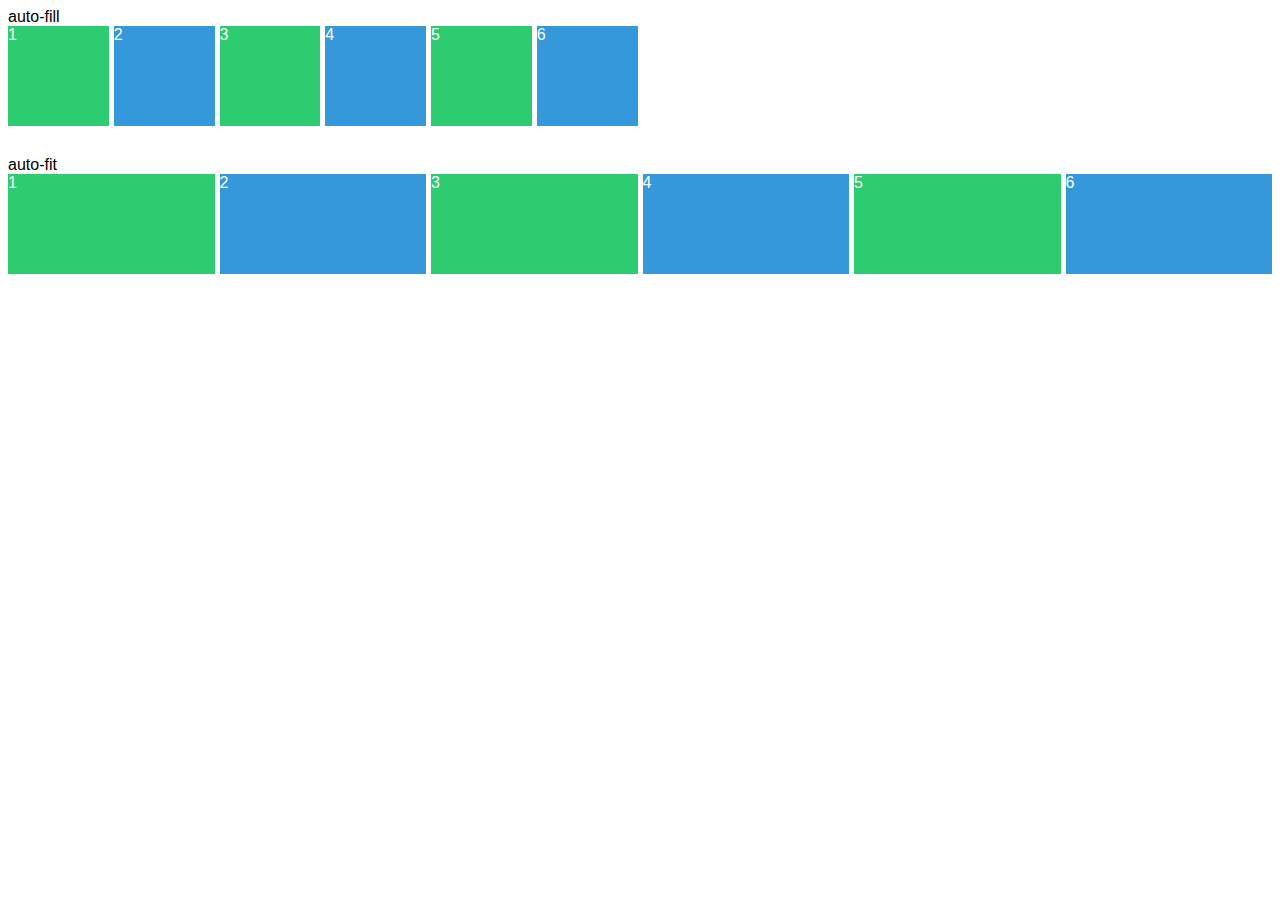
<file: MyFiles/Day5/index.html>
<html lang="en">
  <head>
    <meta charset="UTF-8" />
    <meta name="viewport" content="width=device-width, initial-scale=1.0" />
    <link rel="stylesheet" href="styles.css" />
    <title>(S)CSS Masterclass</title>
  </head>
  <body>
    auto-fill
    <div class="grid">
      <div class="item">1</div>
      <div class="item">2</div>
      <div class="item">3</div>
      <div class="item">4</div>
      <div class="item">5</div>
      <div class="item">6</div>
    </div>
    auto-fit
    <div class="grid">
      <div class="item">1</div>
      <div class="item">2</div>
      <div class="item">3</div>
      <div class="item">4</div>
      <div class="item">5</div>
      <div class="item">6</div>
    </div>
  </body>
</html>
</file>
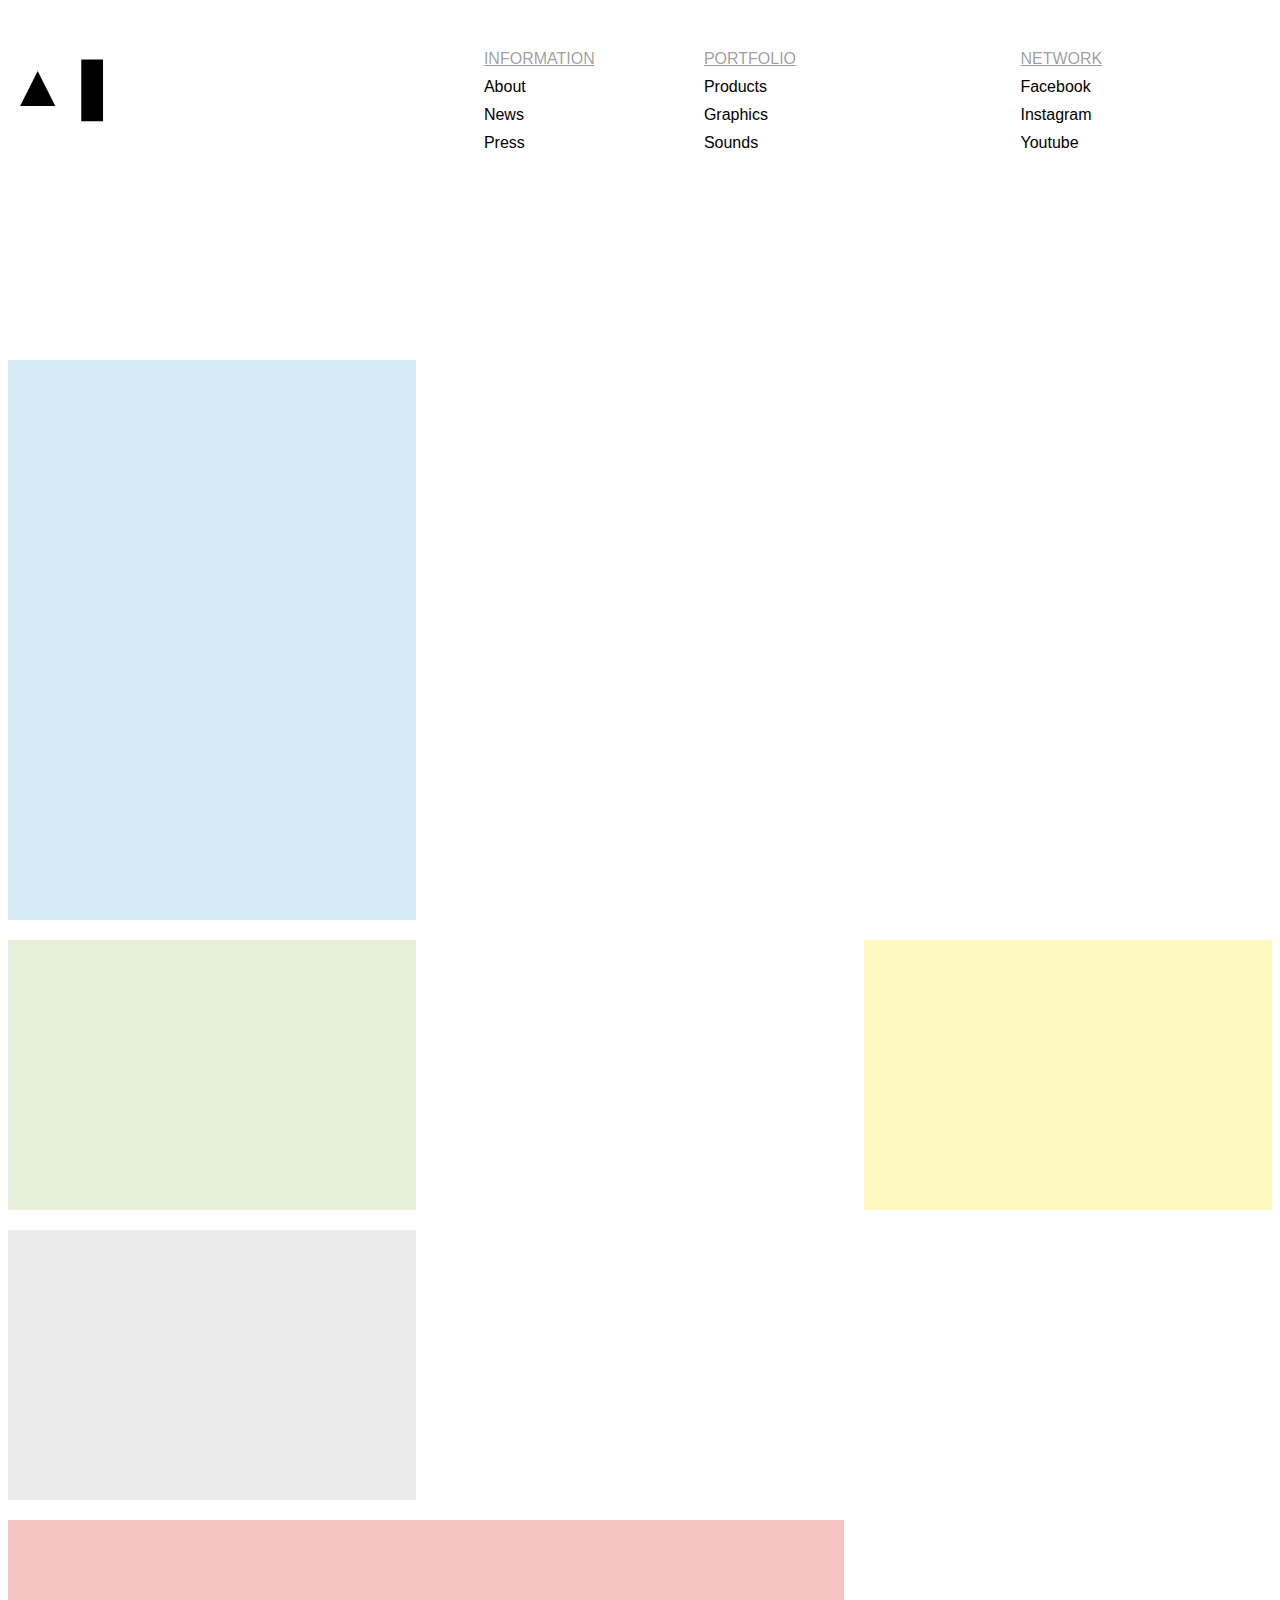
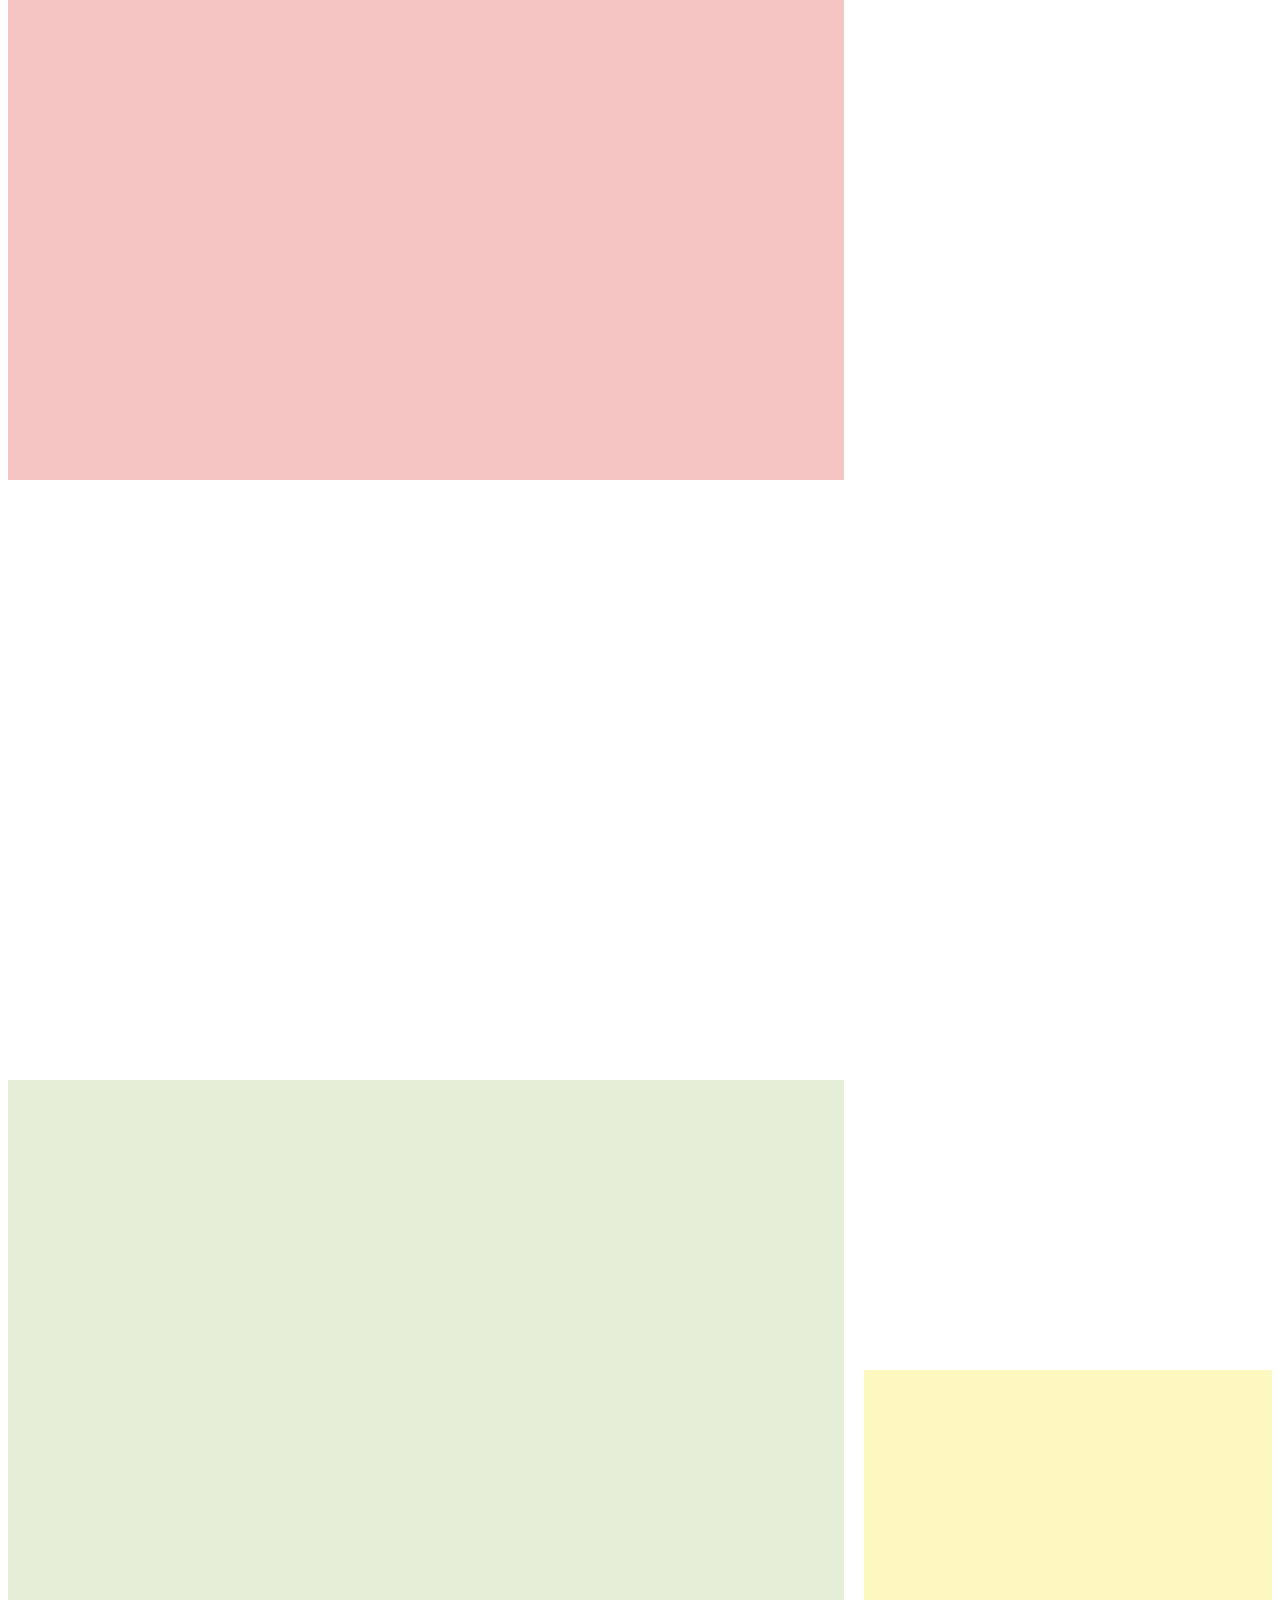
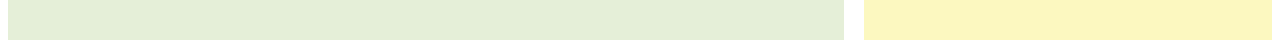
<file: NicolasAnswers/1/index.html>
<!DOCTYPE html>
<html lang="en">

<head>
    <meta charset="UTF-8">
    <meta name="viewport" content="width=device-width, initial-scale=1.0">
    <meta http-equiv="X-UA-Compatible" content="ie=edge">
    <title>Project One</title>
    <link rel="stylesheet" href="styles.css">
</head>

<body>

    <header class="header threeGrid">
        <h1>▲❚</h1>
        <div class="header__column">
            <ul class="header__nav">
                <span>Information</span>
                <li>About</li>
                <li>News</li>
                <li>Press</li>
            </ul>
            <ul class="header__nav">
                <span>Portfolio</span>
                <li>Products</li>
                <li>Graphics</li>
                <li>Sounds</li>
            </ul>
        </div>
        <div class="header__column">
            <ul class="header__nav">
                <span>Network</span>
                <li>Facebook</li>
                <li>Instagram</li>
                <li>Youtube</li>
            </ul>
        </div>
    </header>


    <main class="grid threeGrid">
        <div class="grid__item"></div>
        <div class="grid__item"></div>
        <div class="grid__item"></div>
        <div class="grid__item"></div>
        <div class="grid__item"></div>
        <div class="grid__item"></div>
        <div class="grid__item"></div>
        <div class="grid__item"></div>
        <div class="grid__item"></div>
        <div class="grid__item"></div>
        <div class="grid__item"></div>
        <div class="grid__item"></div>
        <div class="grid__item"></div>
        <div class="grid__item"></div>
        <div class="grid__item"></div>
    </main>

</body>

</html>
</file>
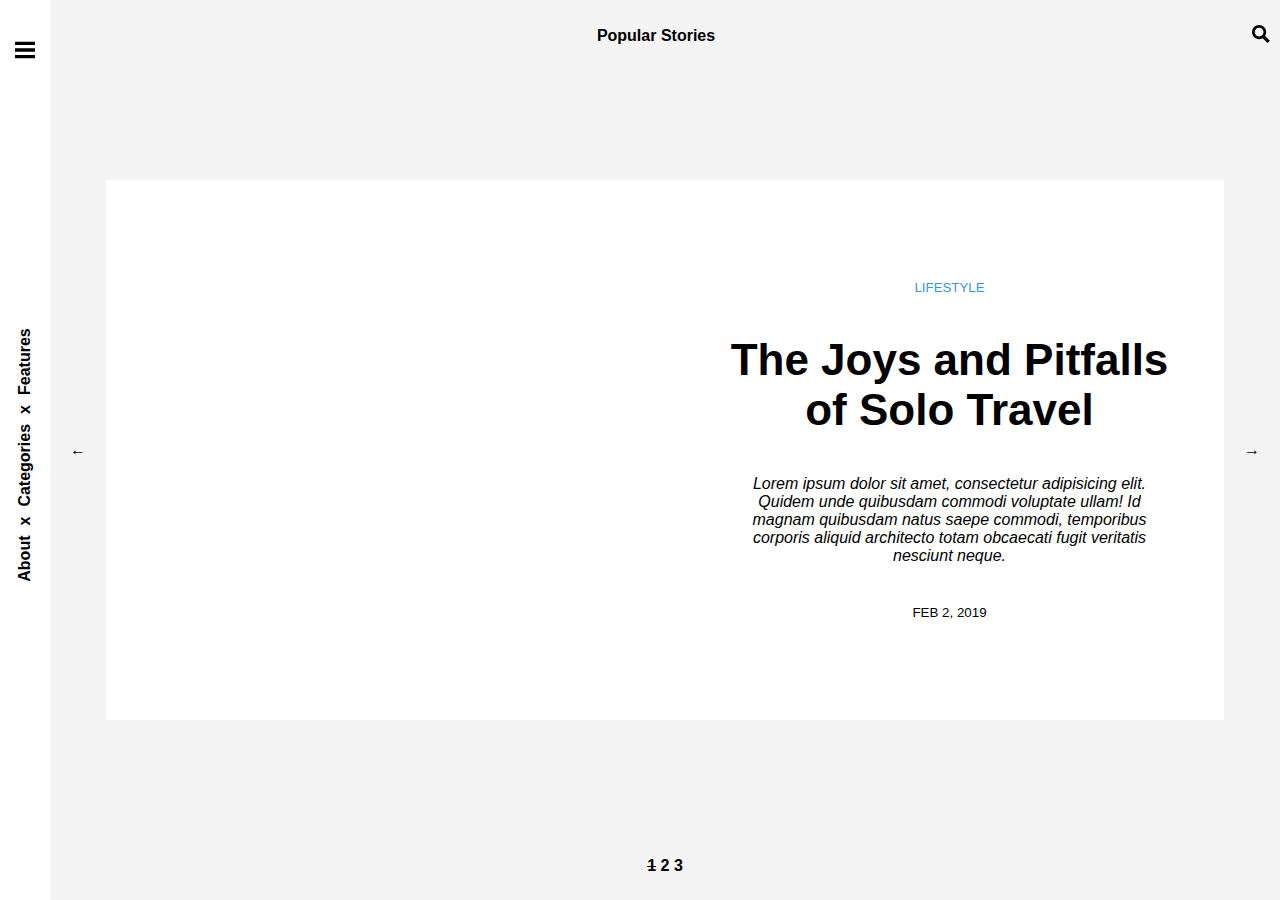
<file: NicolasAnswers/13/index.html>
<!DOCTYPE html>
<html lang="en">

<head>
    <meta charset="UTF-8">
    <meta name="viewport" content="width=device-width, initial-scale=1.0">
    <meta http-equiv="X-UA-Compatible" content="ie=edge">
    <title>Practice 13</title>
    <link rel="stylesheet" href="styles.css">
</head>

<body>

    <nav class="nav">
        <span class="nav__icon"><svg xmlns="http://www.w3.org/2000/svg" width="20" height="20" viewBox="0 0 24 24">
                <path d="M24 6h-24v-4h24v4zm0 4h-24v4h24v-4zm0 8h-24v4h24v-4z" /></svg></span>
        <ul class="nav__list">
            <li class="nav__list-item">About</li>
            <span class="nav__divider">x</span>
            <li class="nav__list-item">Categories</li>
            <span class="nav__divider">x</span>
            <li class="nav__list-item">Features</li>
        </ul>
    </nav>

    <header class="header">
        <h1 class="header__title">Popular Stories</h1>
        <span class="header__icon">
            <svg xmlns="http://www.w3.org/2000/svg" width="18" height="18" viewBox="0 0 24 24">
                <path d="M23.822 20.88l-6.353-6.354c.93-1.465 1.467-3.2 1.467-5.059.001-5.219-4.247-9.467-9.468-9.467s-9.468 4.248-9.468 9.468c0 5.221 4.247 9.469 9.468 9.469 1.768 0 3.421-.487 4.839-1.333l6.396 6.396 3.119-3.12zm-20.294-11.412c0-3.273 2.665-5.938 5.939-5.938 3.275 0 5.94 2.664 5.94 5.938 0 3.275-2.665 5.939-5.94 5.939-3.274 0-5.939-2.664-5.939-5.939z" /></svg>
        </span>
    </header>

    <main class="slider">
        <span class="slider__arrow">←</span>
        <section class="slider__content">
            <div class="slider__photo"></div>
            <div class="info">
                <h5 class="info__pre-title">Lifestyle</h5>
                <h2 class="info__title">The Joys and Pitfalls of Solo Travel</h2>
                <p class="info__intro">Lorem ipsum dolor sit amet, consectetur adipisicing elit. Quidem unde quibusdam
                    commodi voluptate ullam! Id magnam quibusdam natus saepe commodi, temporibus corporis aliquid
                    architecto totam obcaecati fugit veritatis nesciunt neque.</p>
                <small class="info__date">Feb 2, 2019</small>
            </div>
        </section>
        <span class="slider__arrow">→</span>
    </main>

    <footer class="pagination">
        <span class="pagination__number pagination__number--current">1</span>
        <span class="pagination__number">2</span>
        <span class="pagination__number">3</span>
    </footer>

</body>

</html>
</file>
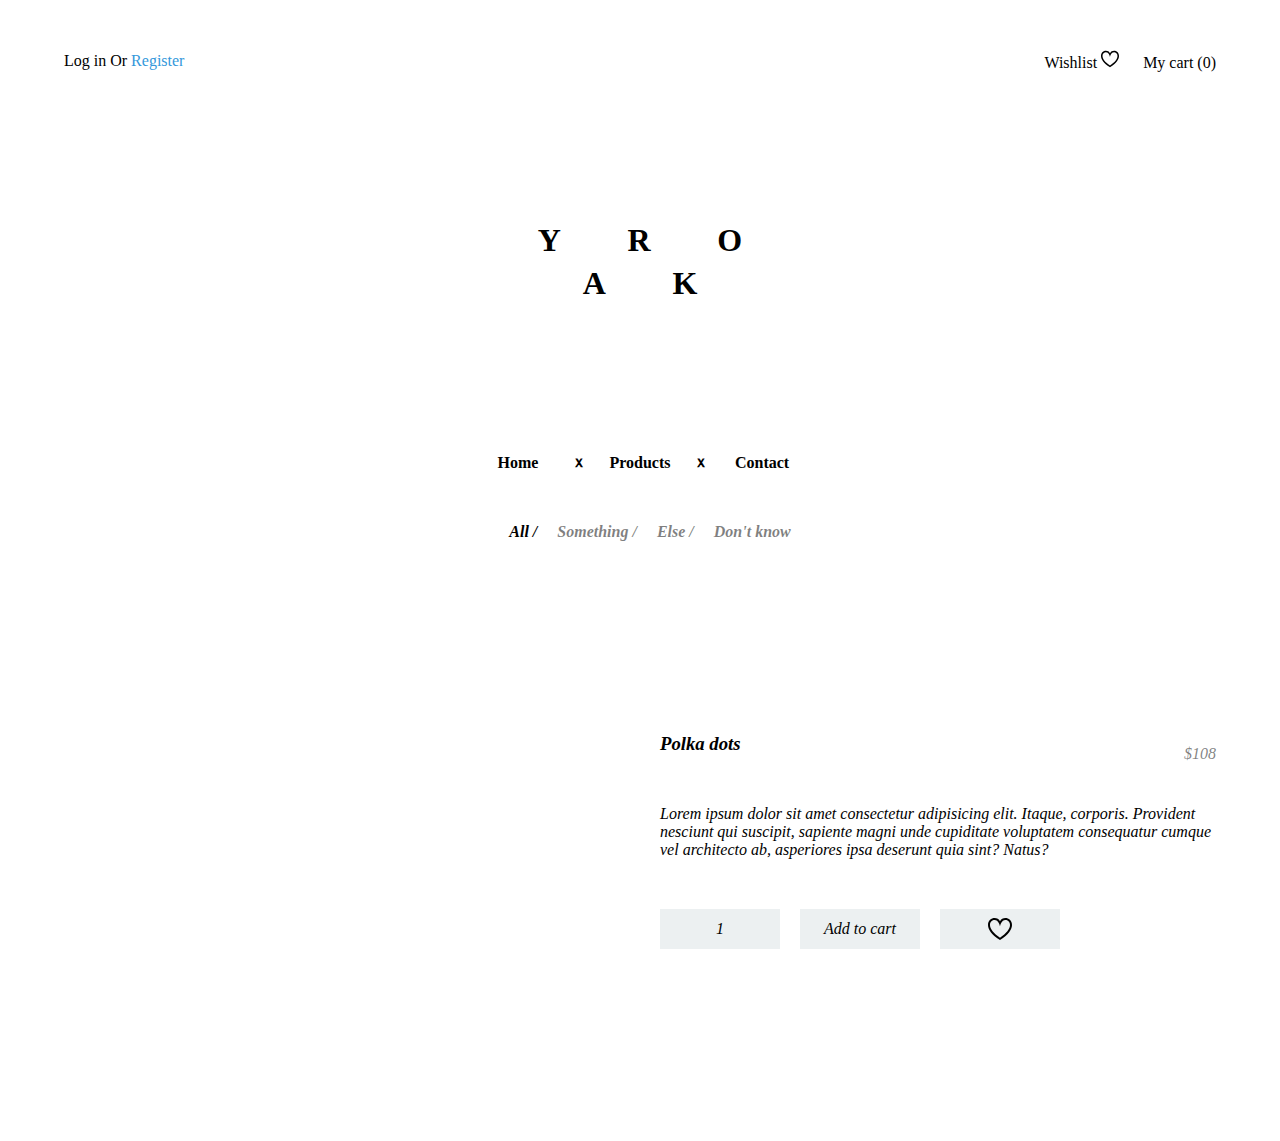
<file: NicolasAnswers/15/index.html>
<!DOCTYPE html>
<html lang="en">

<head>
    <meta charset="UTF-8">
    <meta name="viewport" content="width=device-width, initial-scale=1.0">
    <meta http-equiv="X-UA-Compatible" content="ie=edge">
    <title>Practice 15</title>
    <link rel="stylesheet" href="styles.css">
</head>

<body>

    <div class="small__nav">
        <div class="account__links">Log in Or <span class="account__emphasis-link">Register</span></div>
        <div class="account__links">
            <span class="account__link">Wishlist <svg xmlns="http://www.w3.org/2000/svg" width="18" height="18" viewBox="0 0 24 24">
                    <path d="M12 9.229c.234-1.12 1.547-6.229 5.382-6.229 2.22 0 4.618 1.551 4.618 5.003 0 3.907-3.627 8.47-10 12.629-6.373-4.159-10-8.722-10-12.629 0-3.484 2.369-5.005 4.577-5.005 3.923 0 5.145 5.126 5.423 6.231zm-12-1.226c0 4.068 3.06 9.481 12 14.997 8.94-5.516 12-10.929 12-14.997 0-7.962-9.648-9.028-12-3.737-2.338-5.262-12-4.27-12 3.737z" /></svg></span>
            <span class="account__link">My cart (0)</span>
        </div>
    </div>

    <header class="header">
        <h1 class="title">
            <span class="title__letter">Y</span>
            <span class="title__letter">A</span>
            <span class="title__letter">R</span>
            <span class="title__letter">K</span>
            <span class="title__letter">O</span>
        </h1>

        <nav class="header__nav">
            <ul class="header__list">
                <li class="header__list-item">Home</li>
                <span class="header__divider">ｘ</span>
                <li class="header__list-item">Products</li>
                <span class="header__divider">ｘ</span>
                <li class="header__list-item">Contact</li>
            </ul>
        </nav>

        <div class="header__breadcrumbs">
            <ul class="breadcrumbs__list">
                <li class="breadcrumbs__breadcrumb">All /</li>
                <li class="breadcrumbs__breadcrumb">Something /</li>
                <li class="breadcrumbs__breadcrumb">Else /</li>
                <li class="breadcrumbs__breadcrumb">Don't know</li>
            </ul>
        </div>

    </header>

    <main class="product">
        <div class="product__photo"></div>
        <div class="product__info">
            <header class="product__header">
                <h3 class="product__title">Polka dots</h3>
                <span class="product__price">$108</span>
            </header>
            <p class="product__description">Lorem ipsum dolor sit amet consectetur adipisicing elit. Itaque, corporis.
                Provident nesciunt qui suscipit, sapiente magni unde cupiditate voluptatem consequatur cumque vel
                architecto ab, asperiores ipsa deserunt quia sint? Natus?</p>
            <div class="product__btns">
                <span class="product__btn">1</span>
                <span class="product__btn">Add to cart</span>
                <span class="product__btn"><svg xmlns="http://www.w3.org/2000/svg" width="24" height="24" viewBox="0 0 24 24">
                        <path d="M12 9.229c.234-1.12 1.547-6.229 5.382-6.229 2.22 0 4.618 1.551 4.618 5.003 0 3.907-3.627 8.47-10 12.629-6.373-4.159-10-8.722-10-12.629 0-3.484 2.369-5.005 4.577-5.005 3.923 0 5.145 5.126 5.423 6.231zm-12-1.226c0 4.068 3.06 9.481 12 14.997 8.94-5.516 12-10.929 12-14.997 0-7.962-9.648-9.028-12-3.737-2.338-5.262-12-4.27-12 3.737z" /></svg></span>
            </div>
        </div>
    </main>

    <div class="product__featured-image"></div>

</body>

</html>
</file>
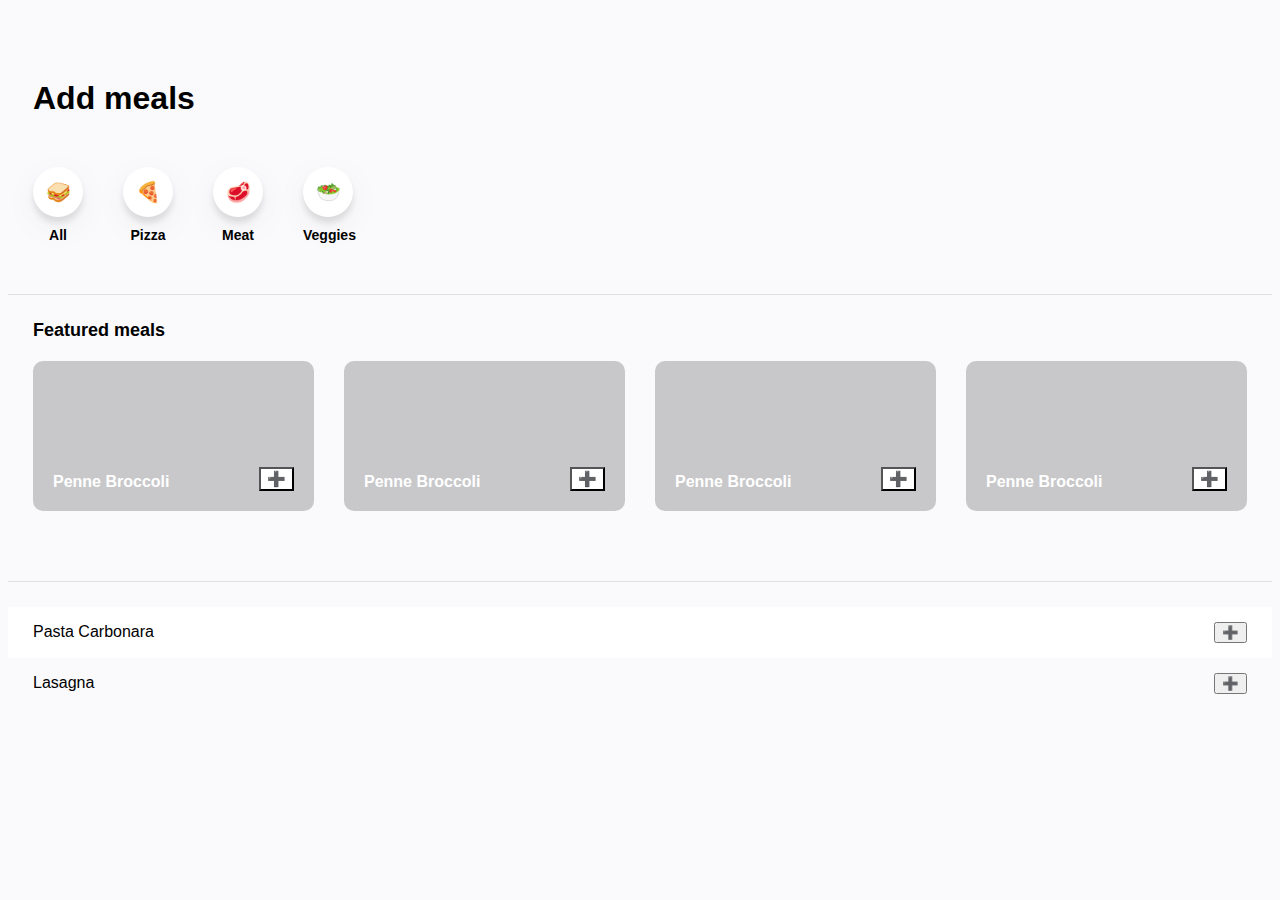
<file: NicolasAnswers/2/index.html>
<!DOCTYPE html>
<html lang="en">

<head>
    <meta charset="UTF-8">
    <meta name="viewport" content="width=device-width, initial-scale=1.0">
    <meta http-equiv="X-UA-Compatible" content="ie=edge">
    <title>Project Two</title>
    <link rel="stylesheet" href="styles.css">
</head>

<body>



    <header class="header">
        <h1 class="header__title">Add meals</h1>
    </header>

    <nav class="navigaiton">
        <ul class="navigation__list">
            <li class="navigation__item"><span class="item__icon"><span class="icon__emoji">🥪</span></span><span class="item__text">All</span></li>
            <li class="navigation__item"><span class="item__icon"><span class="icon__emoji">🍕</span></span><span class="item__text">Pizza</span></li>
            <li class="navigation__item"><span class="item__icon"><span class="icon__emoji">🥩</span></span><span class="item__text">Meat</span></li>
            <li class="navigation__item"><span class="item__icon"><span class="icon__emoji">🥗</span></span><span class="item__text">Veggies</span></li>
        </ul><span class="icon__emoji">
        </span>
    </nav>

    <section class="featured">
        <h2 class="featured__title">Featured meals</h2>
        <div class="featured__wrapper">
            <article class="featured-meal">
                <h4 class="featured-meal__title">Penne Broccoli</h4>
                <button class="featured-meal__button"><span>➕</span></button>
            </article>
            <article class="featured-meal">
                <h4 class="featured-meal__title">Penne Broccoli</h4>
                <button class="featured-meal__button"><span>➕</span></button>
            </article>
            <article class="featured-meal">
                <h4 class="featured-meal__title">Penne Broccoli</h4>
                <button class="featured-meal__button"><span>➕</span></button>
            </article>
            <article class="featured-meal">
                <h4 class="featured-meal__title">Penne Broccoli</h4>
                <button class="featured-meal__button"><span>➕</span></button>
            </article>
        </div>
    </section>


    <section class="recipes">
        <ul class="recipes__list">
            <li class="recipe"><span class="recipe__name">Pasta Carbonara</span><button class="recipe__btn">➕</button></li>
            <li class="recipe"><span class="recipe__name">Lasagna</span><button class="recipe__btn">➕</button></li>
        </ul>
    </section>

</body>

</html>
</file>
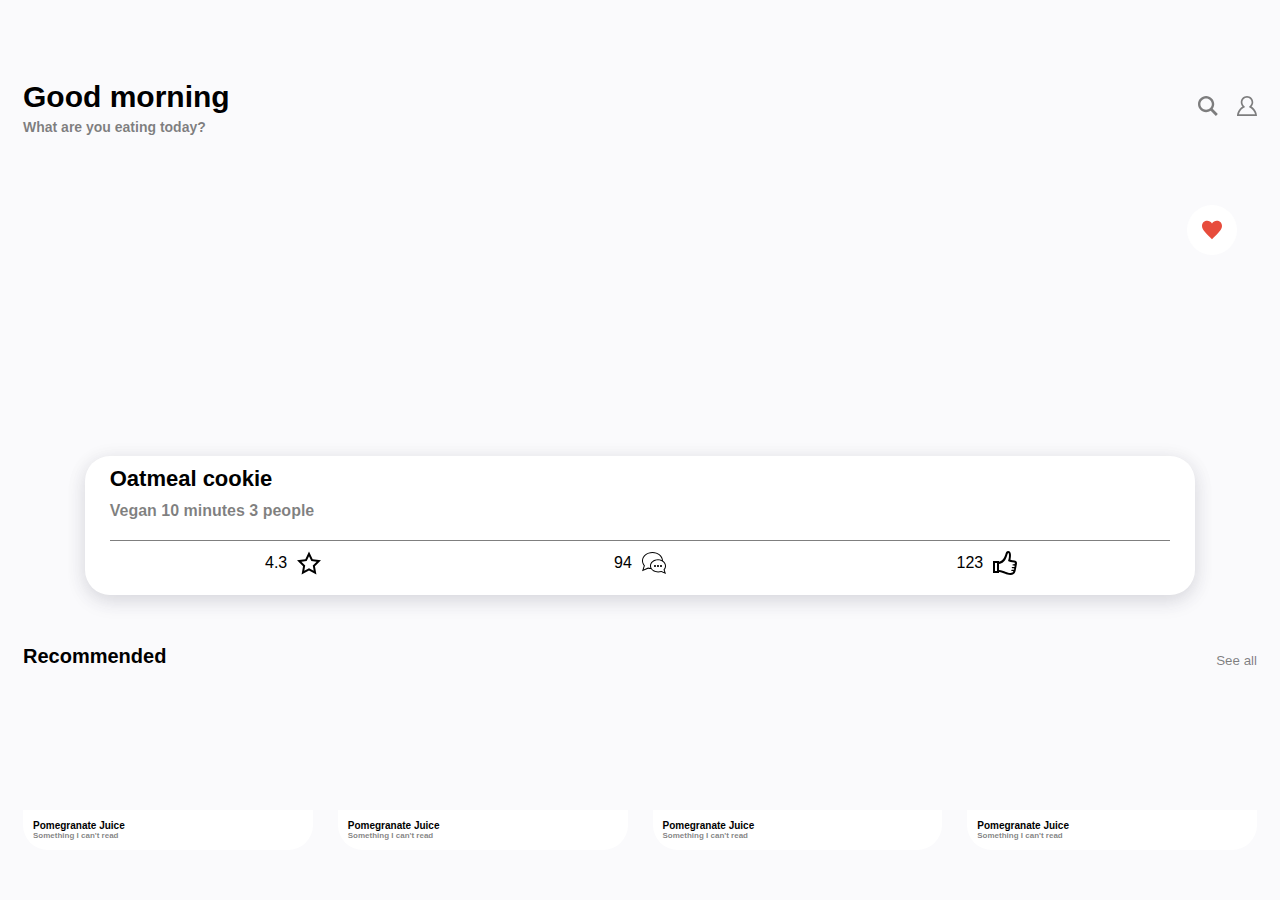
<file: NicolasAnswers/4/index.html>
<!DOCTYPE html>
<html lang="en">

<head>
    <meta charset="UTF-8">
    <meta name="viewport" content="width=device-width, initial-scale=1.0">
    <meta http-equiv="X-UA-Compatible" content="ie=edge">
    <title>Project Four</title>
    <link rel="stylesheet" href="styles.css">
</head>

<body>

    <header class="header">
        <hgroup class="header__titles">
            <h1 class="header__title">Good morning</h1>
            <h4 class="header__subtitle">What are you eating today?</h4>
        </hgroup>
        <div class="header__icons">
            <span class="header__icon">
                <svg xmlns="http://www.w3.org/2000/svg" viewBox="0 0 24 24">
                    <path d="M23.809 21.646l-6.205-6.205c1.167-1.605 1.857-3.579 1.857-5.711 0-5.365-4.365-9.73-9.731-9.73-5.365 0-9.73 4.365-9.73 9.73 0 5.366 4.365 9.73 9.73 9.73 2.034 0 3.923-.627 5.487-1.698l6.238 6.238 2.354-2.354zm-20.955-11.916c0-3.792 3.085-6.877 6.877-6.877s6.877 3.085 6.877 6.877-3.085 6.877-6.877 6.877c-3.793 0-6.877-3.085-6.877-6.877z" /></svg>
            </span>
            <span class="header__icon">
                <svg xmlns="http://www.w3.org/2000/svg" viewBox="0 0 24 24">
                    <path d="M12 2c3.032 0 5.5 2.467 5.5 5.5 0 1.458-.483 3.196-3.248 5.59 4.111 1.961 6.602 5.253 7.482 8.909h-19.486c.955-4.188 4.005-7.399 7.519-8.889-1.601-1.287-3.267-3.323-3.267-5.61 0-3.033 2.468-5.5 5.5-5.5zm0-2c-4.142 0-7.5 3.357-7.5 7.5 0 2.012.797 3.834 2.086 5.182-5.03 3.009-6.586 8.501-6.586 11.318h24c0-2.791-1.657-8.28-6.59-11.314 1.292-1.348 2.09-3.172 2.09-5.186 0-4.143-3.358-7.5-7.5-7.5z" /></svg>
            </span>
        </div>
    </header>

    <main class="main">
        <div class="recipe">
            <div class="recipe__heart">
                <svg xmlns="http://www.w3.org/2000/svg" viewBox="0 0 24 24">
                    <path d="M12 4.248c-3.148-5.402-12-3.825-12 2.944 0 4.661 5.571 9.427 12 15.808 6.43-6.381 12-11.147 12-15.808 0-6.792-8.875-8.306-12-2.944z" /></svg>
            </div>
            <div class="recipe__info">
                <h4 class="recipe__title">
                    Oatmeal cookie
                </h4>
                <div class="recipe__meta">
                    <span class="recipe__meta-data">Vegan</span>
                    <span class="recipe__meta-data">10 minutes</span>
                    <span class="recipe__meta-data">3 people</span>
                </div>
                <div class="recipe__social">
                    <span class="recipe__social-item">4.3 <svg xmlns="http://www.w3.org/2000/svg" width="24" height="24"
                            viewBox="0 0 24 24">
                            <path d="M12 5.173l2.335 4.817 5.305.732-3.861 3.71.942 5.27-4.721-2.524-4.721 2.525.942-5.27-3.861-3.71 5.305-.733 2.335-4.817zm0-4.586l-3.668 7.568-8.332 1.151 6.064 5.828-1.48 8.279 7.416-3.967 7.416 3.966-1.48-8.279 6.064-5.827-8.332-1.15-3.668-7.569z" /></svg></span>
                    <span class="recipe__social-item">94 <svg width="24" height="24" xmlns="http://www.w3.org/2000/svg"
                            fill-rule="evenodd" clip-rule="evenodd">
                            <path d="M20 15c0 .552-.448 1-1 1s-1-.448-1-1 .448-1 1-1 1 .448 1 1m-3 0c0 .552-.448 1-1 1s-1-.448-1-1 .448-1 1-1 1 .448 1 1m-3 0c0 .552-.448 1-1 1s-1-.448-1-1 .448-1 1-1 1 .448 1 1m5.415 4.946c-1 .256-1.989.482-3.324.482-3.465 0-7.091-2.065-7.091-5.423 0-3.128 3.14-5.672 7-5.672 3.844 0 7 2.542 7 5.672 0 1.591-.646 2.527-1.481 3.527l.839 2.686-2.943-1.272zm-13.373-3.375l-4.389 1.896 1.256-4.012c-1.121-1.341-1.909-2.665-1.909-4.699 0-4.277 4.262-7.756 9.5-7.756 5.018 0 9.128 3.194 9.467 7.222-1.19-.566-2.551-.889-3.967-.889-4.199 0-8 2.797-8 6.672 0 .712.147 1.4.411 2.049-.953-.126-1.546-.272-2.369-.483m17.958-1.566c0-2.172-1.199-4.015-3.002-5.21l.002-.039c0-5.086-4.988-8.756-10.5-8.756-5.546 0-10.5 3.698-10.5 8.756 0 1.794.646 3.556 1.791 4.922l-1.744 5.572 6.078-2.625c.982.253 1.932.407 2.85.489 1.317 1.953 3.876 3.314 7.116 3.314 1.019 0 2.105-.135 3.242-.428l4.631 2-1.328-4.245c.871-1.042 1.364-2.384 1.364-3.75" /></svg></span>
                    <span class="recipe__social-item">123 <svg xmlns="http://www.w3.org/2000/svg" width="24" height="24"
                            viewBox="0 0 24 24">
                            <path d="M21.406 9.558c-1.21-.051-2.87-.278-3.977-.744.809-3.283 1.253-8.814-2.196-8.814-1.861 0-2.351 1.668-2.833 3.329-1.548 5.336-3.946 6.816-6.4 7.401v-.73h-6v12h6v-.904c2.378.228 4.119.864 6.169 1.746 1.257.541 3.053 1.158 5.336 1.158 2.538 0 4.295-.997 5.009-3.686.5-1.877 1.486-7.25 1.486-8.25 0-1.648-1.168-2.446-2.594-2.506zm-17.406 10.442h-2v-8h2v8zm15.896-5.583s.201.01 1.069-.027c1.082-.046 1.051 1.469.004 1.563l-1.761.099c-.734.094-.656 1.203.141 1.172 0 0 .686-.017 1.143-.041 1.068-.056 1.016 1.429.04 1.551-.424.053-1.745.115-1.745.115-.811.072-.706 1.235.109 1.141l.771-.031c.822-.074 1.003.825-.292 1.661-1.567.881-4.685.131-6.416-.614-2.239-.965-4.438-1.934-6.959-2.006v-6c3.264-.749 6.328-2.254 8.321-9.113.898-3.092 1.679-1.931 1.679.574 0 2.071-.49 3.786-.921 5.533 1.061.543 3.371 1.402 6.12 1.556 1.055.059 1.024 1.455-.051 1.584l-1.394.167s-.608 1.111.142 1.116z" /></svg></span>
                </div>
            </div>
        </div>
    </main>

    <section class="recommended">
        <header class="recommended__header">
            <h4 class="recommended__title">Recommended</h4>
            <small class="recommended__small">See all</small>
        </header>
        <div class="recommended__grid">
            <article class="recommended-recipe">
                <div class="recommended-recipe__info">
                    <h5 class="recommended-recipe__title">Pomegranate Juice</h5>
                    <h6 class="recommended-recipe__subtitle">Something I can't read</h6>
                </div>
            </article>
            <article class="recommended-recipe">
                <div class="recommended-recipe__info">
                    <h5 class="recommended-recipe__title">Pomegranate Juice</h5>
                    <h6 class="recommended-recipe__subtitle">Something I can't read</h6>
                </div>
            </article>
            <article class="recommended-recipe">
                <div class="recommended-recipe__info">
                    <h5 class="recommended-recipe__title">Pomegranate Juice</h5>
                    <h6 class="recommended-recipe__subtitle">Something I can't read</h6>
                </div>
            </article>
            <article class="recommended-recipe">
                <div class="recommended-recipe__info">
                    <h5 class="recommended-recipe__title">Pomegranate Juice</h5>
                    <h6 class="recommended-recipe__subtitle">Something I can't read</h6>
                </div>
            </article>
        </div>
    </section>

</body>

</html>
</file>
<file: MyFiles/Day5/styles.css>
body {
  font-family: -apple-system, BlinkMacSystemFont, "Segoe UI", Roboto, Oxygen,
    Ubuntu, Cantarell, "Open Sans", "Helvetica Neue", sans-serif;
}

.grid {
  color: white;
  display: grid;
  gap: 5px;
  grid-auto-rows: 100px;
  margin-bottom: 30px;
}

.item:nth-child(odd) {
  background-color: #2ecc71;
}

.item:nth-child(even) {
  background-color: #3498db;
}

.grid:first-child {
  grid-template-columns: repeat(auto-fill, minmax(100px, 1fr));
}

.grid:last-child {
  grid-template-columns: repeat(auto-fit, minmax(100px, 1fr));
}
</file>
<file: NicolasAnswers/1/styles.css>
:root {
  --colorOne: #d5ecf4;
  --colorTwo: #e5efd9;
  --colorThree: #fcf8c0;
  --colorFour: #ebebeb;
  --colorFive: #f4c5c3;
  --colorSix: #e5efd8;
  --colorSeven: #fcf8c0;
}

body {
  font-family: -apple-system, BlinkMacSystemFont, "Segoe UI", Roboto, Oxygen,
    Ubuntu, Cantarell, "Open Sans", "Helvetica Neue", sans-serif;
}

ul {
  list-style: none;
}

ul,
li {
  margin: 0;
  padding: 0;
}

.threeGrid {
  display: grid;
  grid-template-columns: repeat(3, 1fr);
}

.header {
  margin-top: 50px;
  margin-bottom: 200px;
}

.header h1 {
  margin-top: 0;
  font-size: 60px;
}

.header .header__column {
  display: flex;
  justify-content: space-around;
}

.header__nav span {
  margin-bottom: 10px;
  text-transform: uppercase;
  text-decoration: underline;
  display: block;
  margin-bottom: 10px;
  color: rgba(0, 0, 0, 0.4);
}

.header__nav li {
  margin-bottom: 10px;
}

.header__nav li:last-child {
  margin-bottom: 0;
}

.grid {
  grid-auto-rows: 30vh;
  grid-gap: 20px;
}

.grid .grid__item {
  background-size: cover;
  background-position: center center;
}

.grid .grid__item:first-child {
  grid-row: span 2;
  background-color: var(--colorOne);
}

.grid .grid__item:nth-child(2) {
  grid-area: span 2 / span 2;
  background-image: url(https://i.pinimg.com/564x/a9/29/68/a9296861b27d0f483dfcca54b79a76b5.jpg);
}

.grid .grid__item:nth-child(3) {
  background-color: var(--colorTwo);
}

.grid .grid__item:nth-child(4) {
  grid-row: span 2;
  background-image: url(https://i.pinimg.com/564x/5d/d7/4e/5dd74eb1a270a2cff2d8e920aad90ee3.jpg);
}

.grid .grid__item:nth-child(5) {
  background-color: var(--colorThree);
}

.grid .grid__item:nth-child(6) {
  background-color: var(--colorFour);
}

.grid__item:nth-child(7) {
  background-image: url(https://i.pinimg.com/564x/91/45/97/9145975e4a07ca65a80e61059a618931.jpg);
}

.grid__item:nth-child(8) {
  grid-area: span 2 / span 2;
  background-color: var(--colorFive);
}

.grid__item:nth-child(9) {
  grid-row: span 2;
  background-image: url(https://i.pinimg.com/236x/78/ee/a9/78eea9ba650b73f0fe0d9652f6d025bb.jpg);
}

.grid__item:nth-child(10) {
  grid-area: span 2 / span 2;
  background-image: url(https://i.pinimg.com/564x/f4/60/27/f46027b7568b05d37b2f110d746f9230.jpg);
}

.grid__item:nth-child(11) {
  background-image: url(https://i.pinimg.com/564x/44/5c/ab/445cabc3f44b363c7fc5e9375625e28d.jpg);
}
.grid__item:nth-child(12) {
  background-image: url(https://i.pinimg.com/236x/fd/aa/89/fdaa89ef1c215e84982a08d532e9a431.jpg);
}

.grid__item:nth-child(13) {
  grid-area: span 2 / span 2;
  background-color: var(--colorSix);
}

.grid__item:nth-child(14) {
  background-image: url(https://i.pinimg.com/564x/65/37/28/6537287a63553bdee3589e53345abff6.jpg);
}

.grid__item:last-child {
  background-color: var(--colorSeven);
}
</file>
<file: NicolasAnswers/13/styles.css>
:root {
}

* {
  box-sizing: border-box;
}

h1,
h2,
h3,
h4,
h5,
h6,
html,
body,
p {
  margin: 0;
  padding: 0;
}

body,
html {
  height: 100%;
}

body {
  font-family: -apple-system, BlinkMacSystemFont, "Segoe UI", Roboto, Oxygen,
    Ubuntu, Cantarell, "Open Sans", "Helvetica Neue", sans-serif;
  background-color: #f4f4f4;
  padding-left: 50px;
  display: grid;
  grid-template-rows: 1fr 3fr 1fr;
}

.nav {
  width: 50px;
  background-color: white;
  position: absolute;
  top: 0;
  left: 0;
  height: 100%;
  display: flex;
  align-items: center;
  flex-direction: column;
  justify-content: center;
  padding: 40px 10px;
}

.nav .nav__icon {
  margin-bottom: auto;
}

.nav .nav__list {
  margin-bottom: auto;
  display: flex;
  list-style: none;
  transform: rotate(-90deg);
  font-weight: 600;
}

.nav .nav__list > * {
  margin-right: 10px;
}

.header {
  margin-top: 25px;
  align-self: start;
  text-align: center;
  display: flex;
  align-items: center;
  justify-content: center;
  padding: 0px 10px;
}

.header .header__title {
  margin-right: auto;
  margin-left: auto;
  font-weight: 600;
  font-size: 16px;
}

.pagination {
  align-self: end;
  justify-self: center;
  margin-bottom: 25px;
  font-weight: 600;
}

.pagination .pagination__number--current {
  text-decoration: line-through;
}

.slider {
  padding: 0px 20px;
  display: flex;
  align-items: center;
  justify-content: space-between;
}

.slider .slider__arrow:first-child {
  margin-right: 20px;
}
.slider .slider__arrow:last-child {
  margin-left: 20px;
}

.slider .slider__content {
  display: grid;
  grid-template-columns: repeat(2, 1fr);
  height: 100%;
  grid-gap: 20px;
  background-color: white;
}

.slider__content .slider__photo {
  background-image: url(https://i.pinimg.com/564x/e0/b5/04/e0b504e3167fe6ed84ff6255130efa5a.jpg);
  background-size: cover;
  background-position: center;
}

.info {
  justify-self: center;
  display: flex;
  flex-direction: column;
  align-items: center;
  justify-content: center;
  width: 80%;
}

.info .info__pre-title {
  text-transform: uppercase;
  color: #3498db;
  font-weight: 300;
}

.info .info__pre-title,
.info .info__title,
.info .info__intro {
  margin-bottom: 40px;
}

.info .info__title {
  font-size: 44px;
  text-align: center;
  font-family: "Franklin Gothic Medium", "Arial Narrow", Arial, sans-serif;
}

.info .info__intro {
  font-style: italic;
  font-family: "Franklin Gothic Medium", "Arial Narrow", Arial, sans-serif;
  text-align: center;
}

.info .info__date {
  text-transform: uppercase;
  font-weight: 300;
}
</file>
<file: NicolasAnswers/15/styles.css>
:root {
  --greyColor: rgba(0, 0, 0, 0.5);
}

* {
  box-sizing: border-box;
}

h1,
h2,
h3,
h4,
h5,
h6,
body,
html,
ul {
  margin: 0;
  padding: 0;
}

body {
  background-color: white;
  max-width: 90%;
  width: 100%;
  margin: 0 auto;
  font-family: Georgia, "Times New Roman", Times, serif;
  padding-bottom: 100px;
}

.small__nav {
  margin-top: 50px;
  display: flex;
  align-items: center;
  justify-content: space-between;
  margin-bottom: 150px;
}

.small__nav .account__emphasis-link {
  color: #3498db;
}

.account__links .account__link:first-child {
  margin-right: 20px;
}

.header {
  display: flex;
  align-items: center;
  flex-direction: column;
  margin-bottom: 100px;
}

.header .title {
  margin-bottom: 150px;
  display: grid;
  grid-template-columns: repeat(5, minmax(min-content, 1fr));
  height: 80px;
  grid-gap: 20px;
}

.title .title__letter:nth-child(2),
.title .title__letter:nth-child(4) {
  align-self: end;
}

.header .header__nav {
  margin-bottom: 50px;
}

.header__nav .header__list {
  grid-template-columns: repeat(5, minmax(min-content, 1fr));
  place-items: center;
  display: grid;
}

.header__nav .header__list,
.header__breadcrumbs .breadcrumbs__list {
  font-weight: 600;
  list-style-type: none;
}

.header__breadcrumbs .breadcrumbs__list {
  display: flex;
}

.breadcrumbs__list .breadcrumbs__breadcrumb {
  margin-left: 20px;
  color: var(--greyColor);
  font-style: italic;
}

.breadcrumbs__list .breadcrumbs__breadcrumb:first-child {
  color: black;
}

.product {
  display: grid;
  grid-gap: 40px;
  grid-template-columns: repeat(2, 1fr);
  place-items: center;
  font-style: italic;
}

.product .product__photo {
  background-image: url(https://i.pinimg.com/564x/75/b5/a5/75b5a5abe39a8acc01894d4a5bbfb103.jpg);
  background-size: cover;
  background-position: center center;
  height: 400px;
  width: 80%;
}

.product .product__header {
  margin-bottom: 30px;
}

.product__info .product__header {
  display: flex;
  justify-content: space-between;
  align-items: center;
}

.product__header .product__title {
  margin-bottom: 20px;
}

.product__header .product__price {
  color: var(--greyColor);
}

.product__info .product__btns {
  display: grid;
  grid-template-columns: repeat(3, minmax(max-content, 1fr));
  width: 90%;
  max-width: 400px;
  grid-gap: 20px;
}

.product__btns .product__btn {
  background-color: #ecf0f1;
  padding: 5px 10px;
  height: 40px;
  display: flex;
  align-items: center;
  justify-content: center;
  cursor: pointer;
}

.product__info .product__description {
  margin-bottom: 50px;
}
</file>
<file: NicolasAnswers/2/styles.css>
:root {
  --padding: 25px;
  --borderTop: 1px solid rgba(0, 0, 0, 0.1);
}

* {
  box-sizing: border-box;
}

h1,
h2,
h3,
h4,
h5 {
  margin: 0;
  padding: 0;
}

body {
  font-family: -apple-system, BlinkMacSystemFont, "Segoe UI", Roboto, Oxygen,
    Ubuntu, Cantarell, "Open Sans", "Helvetica Neue", sans-serif;
  background-color: #fafafc;
}

.header {
  margin-top: 80px;
  padding-left: var(--padding);
  margin-bottom: 50px;
}

.navigaiton {
  padding: 0px var(--padding);
  margin-bottom: 50px;
}

.navigaiton .navigation__list {
  list-style-type: none;
  padding: 0;
  margin: 0;
  display: grid;
  grid-template-columns: repeat(4, 50px);
  grid-gap: 40px;
}

.navigation__list .navigation__item {
  display: grid;
  grid-template-rows: 3fr 1fr;
  grid-gap: 10px;
  text-align: center;
  transition: opacity 0.1s linear;
}

.navigation__item .item__icon {
  background-color: white;
  border-radius: 50%;
  box-shadow: 0 10px 35px rgba(0, 0, 0, 0.05), 0 6px 6px rgba(0, 0, 0, 0.1);
  display: flex;
  justify-content: center;
  align-items: center;
  height: 50px;
  width: 50px;
  transition: box-shadow 0.2s linear;
  cursor: pointer;
}

.navigation__list:hover .navigation__item {
  opacity: 0.5;
}

.navigation__list .navigation__item:hover {
  opacity: 1;
}

.navigation__list .navigation__item:hover .item__icon {
  box-shadow: 0 10px 25px rgba(0, 0, 0, 0.05), 0 6px 10px rgba(0, 0, 0, 0.1);
}

.item__icon .icon__emoji {
  font-size: 20px;
}

.navigation__item .item__text {
  font-size: 14px;
  font-weight: 600;
}

.featured {
  padding: var(--padding);
  padding-top: 25px;
  border-top: var(--borderTop);
}

.featured .featured__title {
  margin: 0;
  font-size: 18px;
  margin-bottom: 20px;
}

.featured .featured__wrapper {
  overflow: scroll;
  display: grid;
  grid-auto-columns: minmax(200px, 1fr);
  grid-auto-flow: column;
  grid-gap: 30px;
  padding-bottom: 20px;
}

.featured-meal {
  height: 150px;
  border-radius: 10px;
  display: flex;
  align-items: flex-end;
  padding: 20px;
  color: white;
  justify-content: space-between;
  background-size: cover;
  background-position: center center;
}

.featured-meal:first-child {
  background-image: linear-gradient(rgba(0, 0, 0, 0.2), rgba(0, 0, 0, 0.2)),
    url(https://i.pinimg.com/564x/d9/26/7e/d9267eb5f9756e0664191f0d148a11bd.jpg);
}

.featured-meal:last-child {
  background-image: linear-gradient(rgba(0, 0, 0, 0.2), rgba(0, 0, 0, 0.2)),
    url(https://i.pinimg.com/564x/2f/db/39/2fdb393218271fbf0464e8c0818a1a2b.jpg);
}

.featured-meal:nth-child(2) {
  background-image: linear-gradient(rgba(0, 0, 0, 0.2), rgba(0, 0, 0, 0.2)),
    url(https://i.pinimg.com/564x/b7/90/da/b790daca8c52b830b63c6d14d3f1cad7.jpg);
}

.featured-meal:nth-child(3) {
  background-image: linear-gradient(rgba(0, 0, 0, 0.2), rgba(0, 0, 0, 0.2)),
    url(https://i.pinimg.com/564x/7c/dc/81/7cdc811124f1e0bdce19712fec67c22c.jpg);
}

.featured-meal__title {
  margin-right: 10px;
}
.featured-meal__button {
  background-color: white;

  font-size: 15px;
  text-align: center;
  display: flex;
  align-items: center;
  justify-content: center;
}

.recipes {
  margin-top: 25px;
  padding-top: 25px;
  border-top: var(--borderTop);
}
.recipes__list {
  list-style: none;
  padding: 0;
  margin: 0;
}

.recipes__list .recipe:nth-child(odd) {
  background-color: white;
}

.recipes__list .recipe {
  display: flex;
  align-items: center;
  justify-content: space-between;
  padding: 15px var(--padding);
}
</file>
<file: NicolasAnswers/4/styles.css>
:root {
  --greyColor: rgba(0, 0, 0, 0.5);
  --borderRadius: 25px;
}

* {
  box-sizing: border-box;
}

h1,
h2,
h3,
h4,
h5,
h6 {
  margin: 0;
  padding: 0;
}

body {
  font-family: -apple-system, BlinkMacSystemFont, "Segoe UI", Roboto, Oxygen,
    Ubuntu, Cantarell, "Open Sans", "Helvetica Neue", sans-serif;
  background-color: #fafafc;
  padding: 0px 15px;
}

.header {
  margin-top: 80px;
  display: flex;
  justify-content: space-between;
  align-items: center;
}

.header__titles .header__title {
  font-size: 30px;
}

.header__titles .header__subtitle {
  font-size: 14px;
  margin-top: 5px;
  color: var(--greyColor);
}

.header__icon svg {
  fill: var(--greyColor);
  width: 20px;
}

.header__icon:first-child {
  margin-right: 15px;
}

.main {
  margin: 50px 0;
  margin-bottom: 100px;
}

.recipe {
  height: 40vh;
  border-radius: var(--borderRadius);
  background-image: url(https://i.pinimg.com/564x/ae/c7/e2/aec7e2860fa4b5438826abd82830825d.jpg);
  background-size: 100%;
  background-position: center center;
  position: relative;
  display: flex;
  align-items: flex-end;
  justify-content: center;
}

.recipe .recipe__heart {
  position: absolute;
  top: 20px;
  right: 20px;
  background-color: white;
  width: 50px;
  height: 50px;
  border-radius: 25px;
  display: flex;
  justify-content: center;
  align-items: center;
}

.recipe__heart svg {
  width: 20px;
  fill: #e74c3c;
}

.recipe .recipe__info {
  background-color: white;
  border-radius: var(--borderRadius);
  width: 90%;
  padding: 10px 25px;
  box-shadow: 0 7px 20px rgba(50, 50, 93, 0.1), 0 3px 20px rgba(0, 0, 0, 0.08);
  position: relative;
  top: 50px;
}

.recipe__info .recipe__meta {
  padding-bottom: 20px;
  border-bottom: 1px solid var(--greyColor);
}

.recipe__info .recipe__title {
  font-size: 22px;
  margin-bottom: 10px;
}

.recipe__meta {
  color: var(--greyColor);
  font-weight: 600;
}

.recipe__info .recipe__social {
  padding: 10px;
  display: grid;
  grid-template-columns: repeat(3, 1fr);
  justify-items: center;
}

.recipe__social .recipe__social-item {
  display: flex;
  align-items: center;
}

.recipe__social-item svg {
  margin-left: 10px;
  fill: var(--greyColorx);
}

.recommended .recommended__header {
  margin-bottom: 20px;
  display: flex;
  justify-content: space-between;
  align-items: flex-end;
}

.recommended__header .recommended__title {
  font-size: 20px;
}
.recommended__header .recommended__small {
  color: var(--greyColor);
}

.recommended__grid {
  display: grid;
  grid-auto-flow: column;
  grid-template-columns: minmax(120px, 1fr);
  grid-auto-columns: minmax(120px, 1fr);
  grid-gap: 25px;
  overflow: scroll;
}

.recommended-recipe {
  border-radius: var(--borderRadius);
  height: 18vh;
  background-image: url(https://i.pinimg.com/564x/c0/63/f1/c063f17d68bc5181dfa0010bf2a18e78.jpg);
  background-size: 100%;
  background-position: center center;
  display: flex;
  align-items: flex-end;
  overflow: hidden;
}

.recommended-recipe .recommended-recipe__info {
  background-color: white;
  padding: 10px;
  width: 100%;
}

.recommended-recipe__info .recommended-recipe__title {
  font-size: 10px;
  font-weight: 700;
}

.recommended-recipe__info .recommended-recipe__subtitle {
  font-size: 8px;
  color: var(--greyColor);
}
</file>
